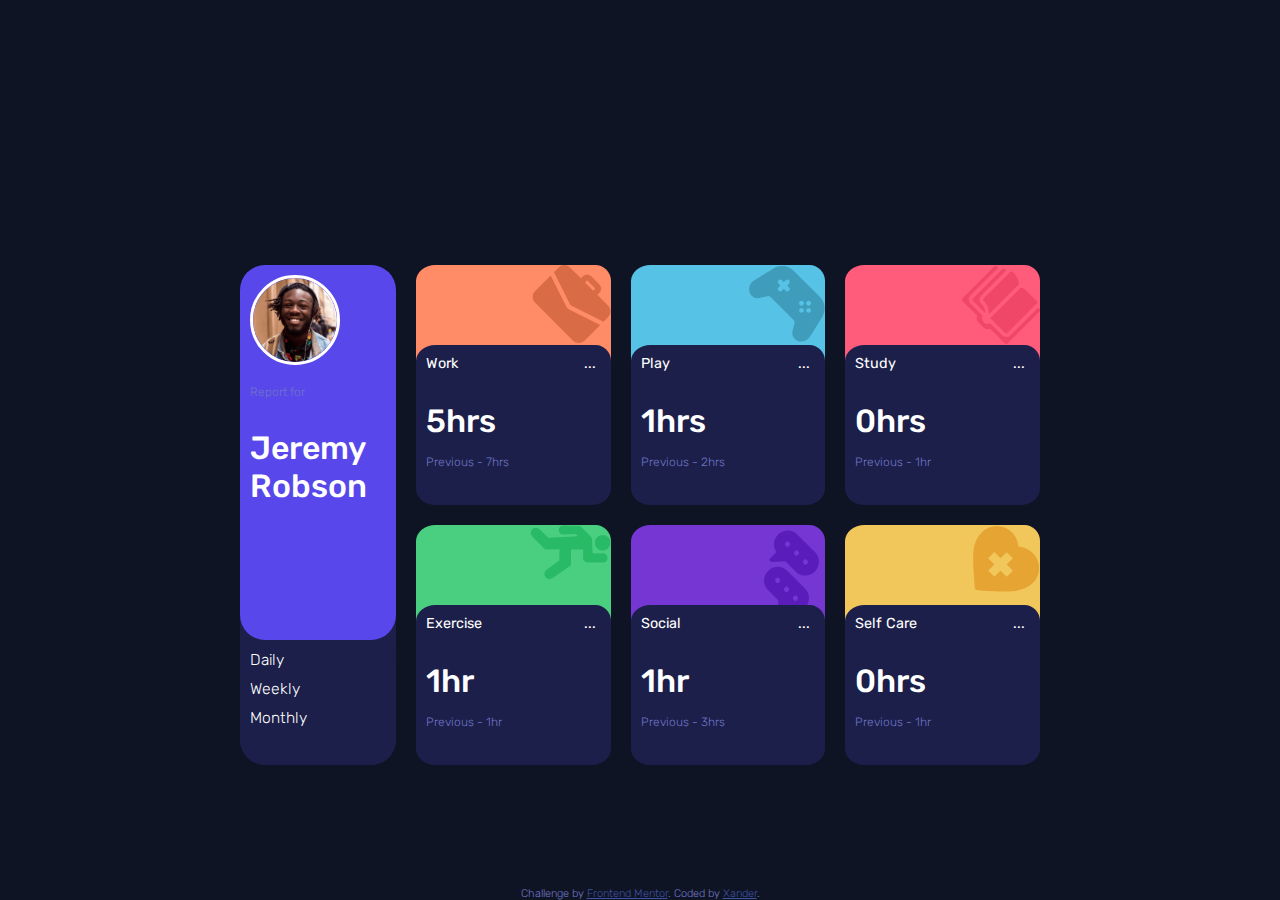
<file: LAB3/index.html>
<!DOCTYPE html>
<html lang="en">
<head>
  <meta charset="UTF-8">
  <meta name="viewport" content="width=device-width, initial-scale=1.0">
  
  <link rel="icon" type="image/png" sizes="32x32" href="./images/favicon-32x32.png">
  <link rel="stylesheet" href="./CSS/main.css">
  
  <title>Frontend Mentor | Time tracking dashboard</title>

  <style>
    .attribution { font-size: 11px; text-align: center; }
    .attribution a { color: hsl(228, 45%, 44%); }
    .attribution{bottom: 0;position: absolute;}
  </style>
</head>
<body>
<main>
  <div class="big-grid"> 
    <div class="main-card">
      <div class="top-main">
        <img src="images/image-jeremy.png" alt="profile pic" class="main-pic">
  Report for
 <h1> Jeremy Robson</h1>
</div>

<div class="bottom-main">
  <ul class="options">
 <li id="daily"> Daily</li>
 <li id="weekly"> Weekly</li>
 <li id="monthly"> Monthly</li>
</ul>
</div>
</div>

<div class="side-cards">
  <div class="smaller-cards">
    <div class="smaller-images1">
      <img src="images/icon-work.svg" alt="" class="svg-images">
    </div>
    <div class="info">
 <h2> Work <span class="ellipsis">...</span></h2>
  <h1 id="work-daily">5hrs </h1>
  Previous -<span id="work-previous"> 7hrs</span>
</div>
</div>
<div class="smaller-cards">
  <div class="smaller-images2">
    <img src="images/icon-play.svg" alt="" class="svg-images">
  </div>
  <div class="info">
  <h2>Play<span class="ellipsis">...</span></h2>
  <h1 id="play-daily">1hrs</h1> 
  Previous - <span id="play-previous">2hrs</span> 
</div>
</div>

<div class="smaller-cards">
  <div class="smaller-images3">
    <img src="images/icon-study.svg" alt="" class="svg-images">
  </div>
  <div class="info">
  <h2 >Study<span class="ellipsis">...</span></h2>
  <h1 id="study-daily">0hrs</h1> 
  Previous - <span id="study-previous">1hr </span>
</div>
</div>

<div class="smaller-cards">
  <div class="smaller-images4">
    <img src="images/icon-exercise.svg" alt="" class="svg-images">
  </div>
  <div class="info">
  <h2 >Exercise<span class="ellipsis">...</span></h2>
  <h1 id="excercise-daily">1hr</h1> 
 Previous - <span id="excercise-previous">1hr</span> 
  
</div>
</div>

<div class="smaller-cards">
  <div class="smaller-images5">
    <img src="images/icon-social.svg" alt="" class="svg-images">
  </div>
  <div class="info">
  <h2>Social<span class="ellipsis">...</span></h2>
  <h1 id="social-daily">1hr</h1> 
  Previous - <span id="social-previous">3hrs </span>
  
</div>
</div>

<div class="smaller-cards">
  <div class="smaller-images6">
    <img src="images/icon-self-care.svg" alt="" class="svg-images">
  </div>
  <div class="info">
  <h2>Self Care<span class="ellipsis">...</span></h2>
  <h1 id="self-daily">0hrs</h1> 
  Previous - <span id="self-previous">1hr</span> 
</div>
</div>

</div>
</div>
<div class="attribution">
  Challenge by <a href="https://www.frontendmentor.io?ref=challenge" target="_blank">Frontend Mentor</a>. 
  Coded by <a href="#">Xander</a>.
</div>
</main>
  <script src="script.js" type="module"></script>
</body>
</html>
</file>
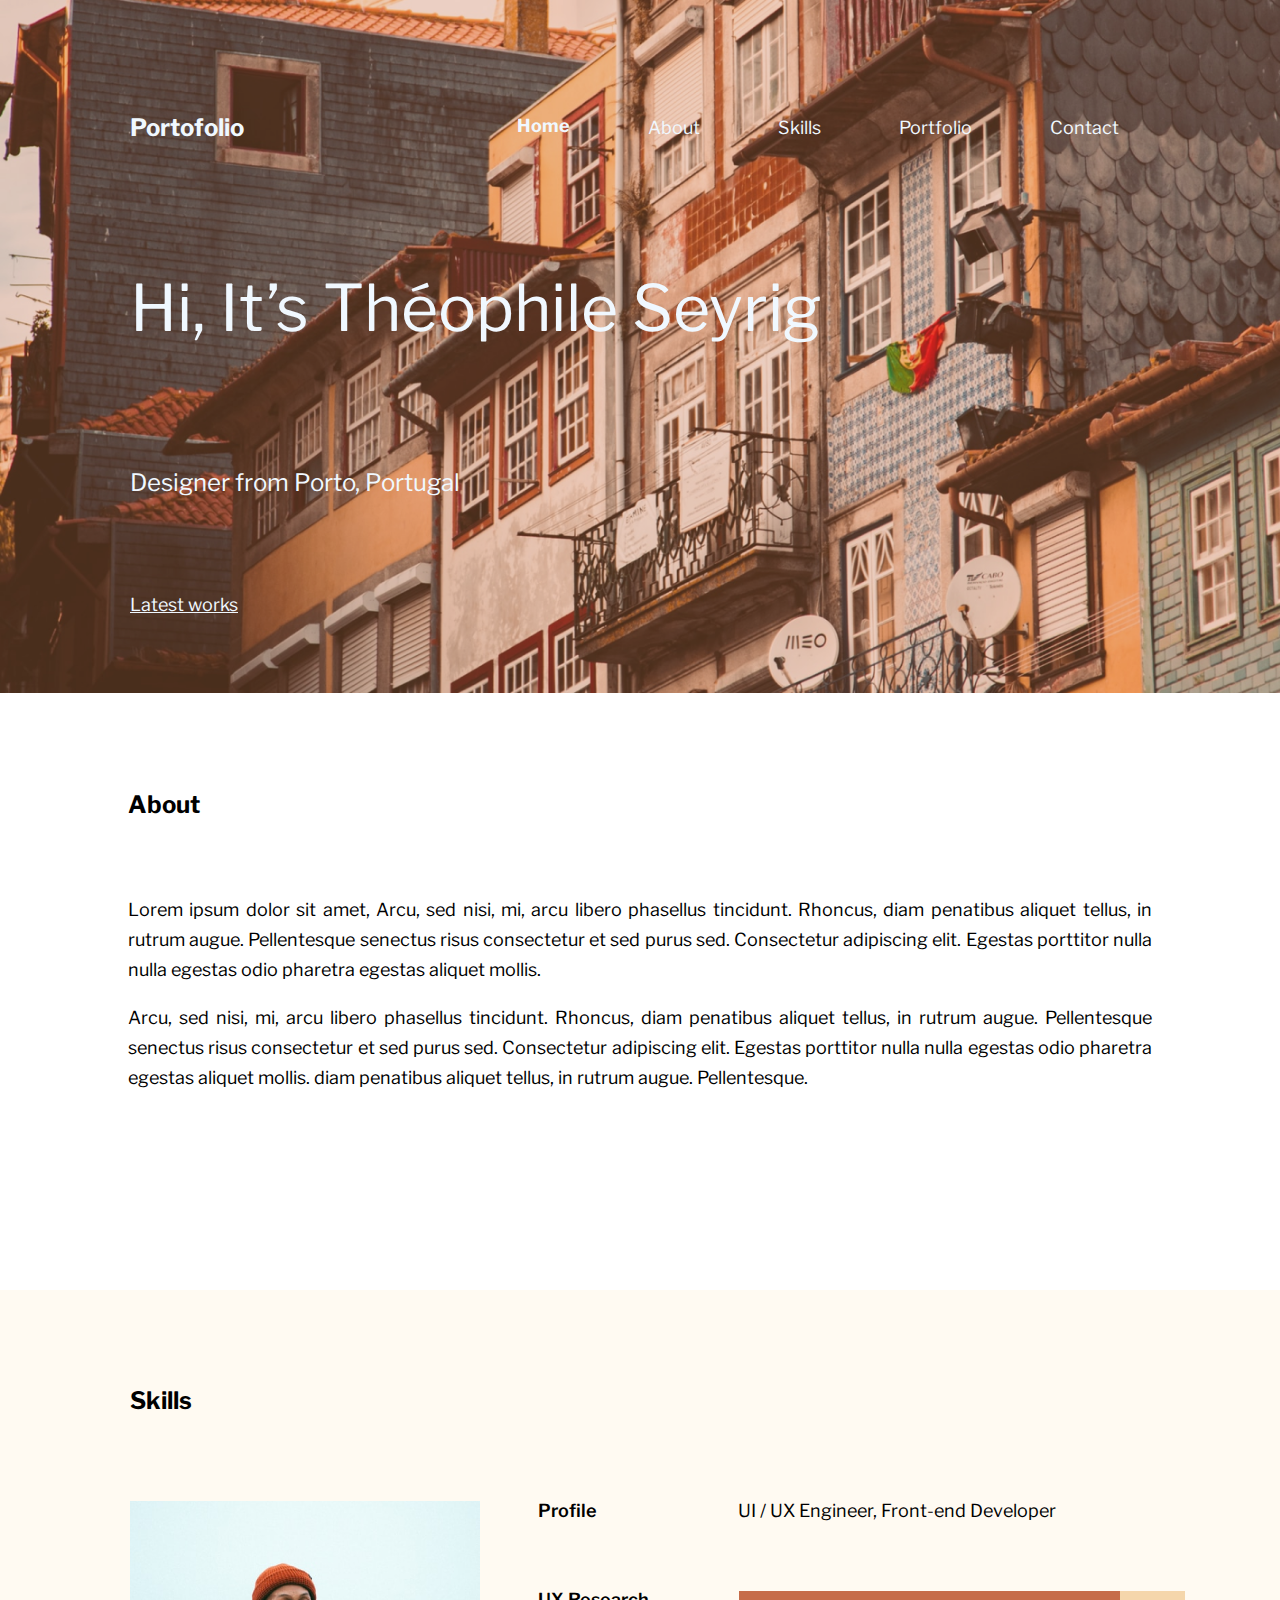
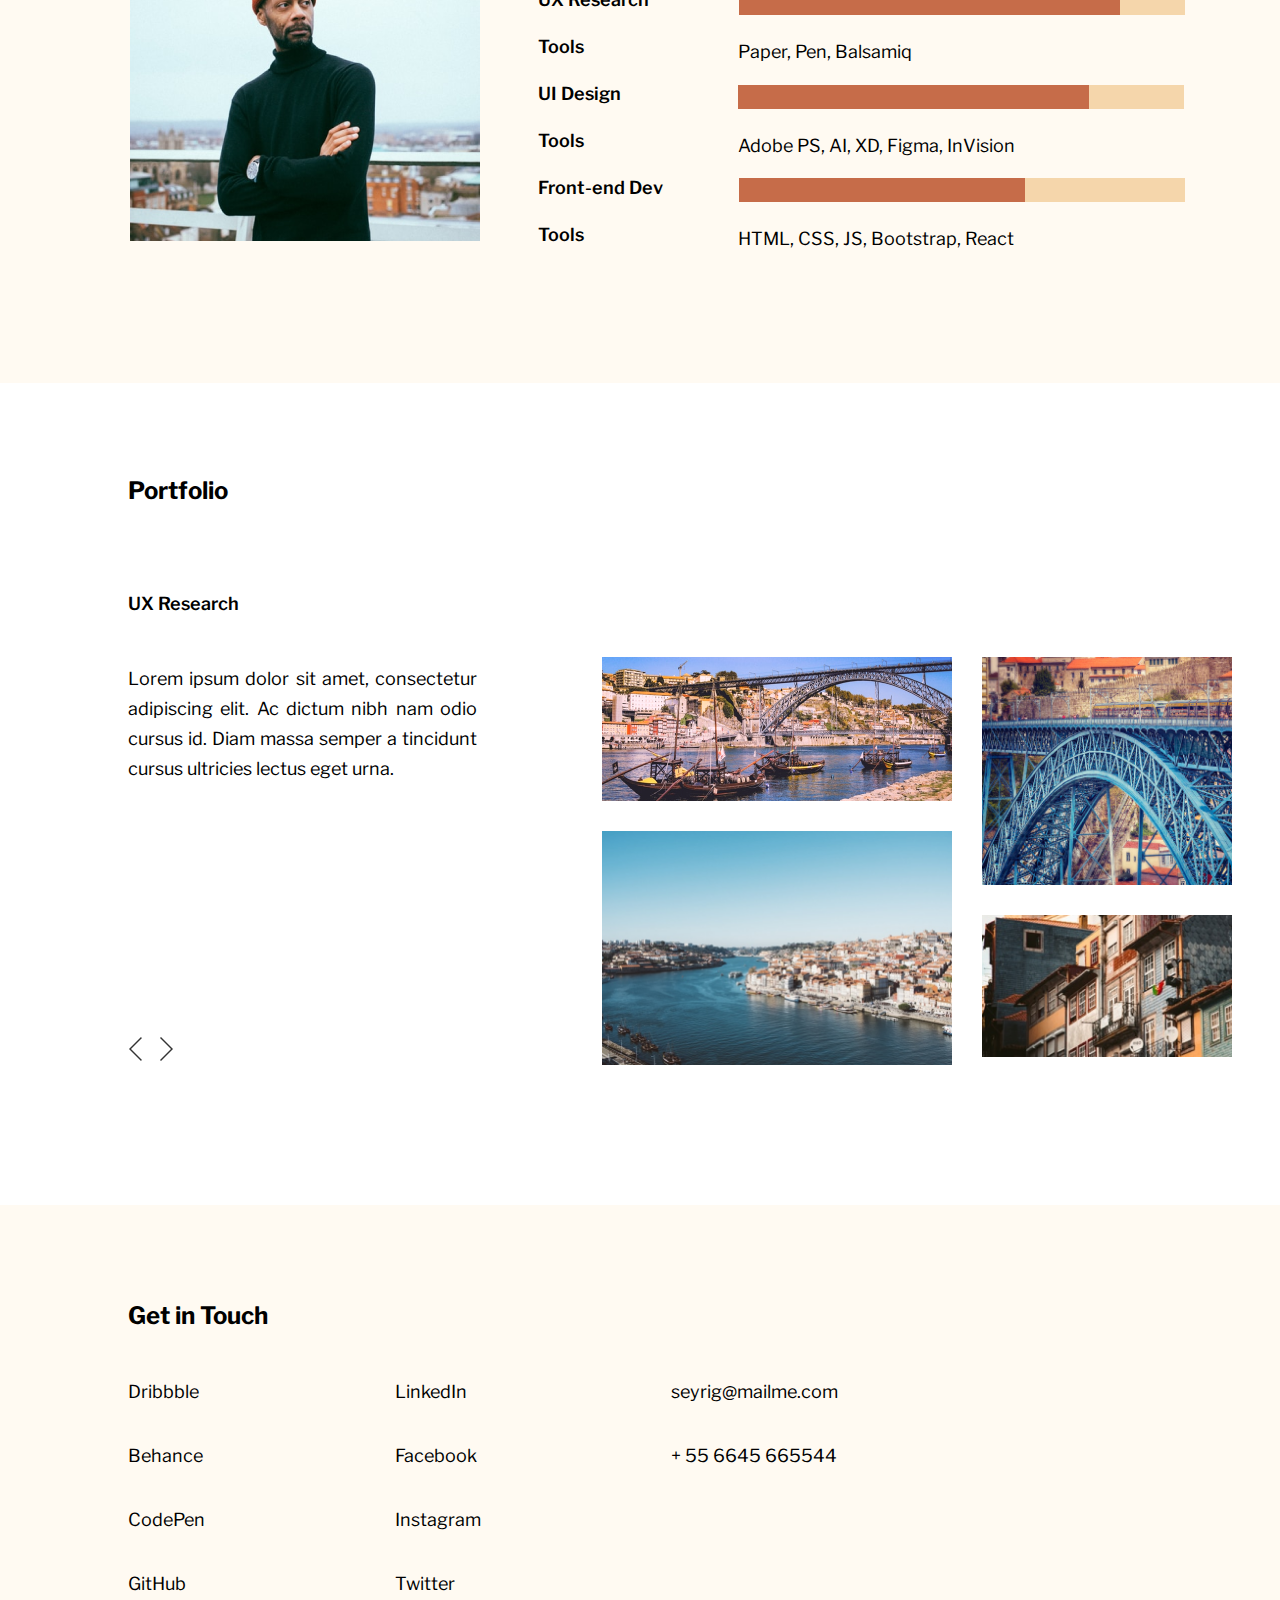
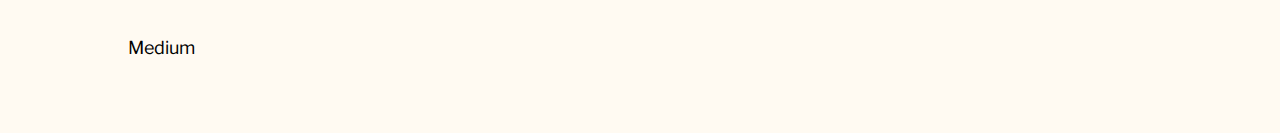
<file: LAB4/index.html>
<!DOCTYPE html>
<html lang="en">
<head>
    <meta charset="UTF-8">
    <meta http-equiv="X-UA-Compatible" content="IE=edge">
    <meta name="viewport" content="width=device-width, initial-scale=1.0">
    <link rel="stylesheet" href="css/main.css">
    <link rel="preconnect" href="https://fonts.googleapis.com">
<link rel="preconnect" href="https://fonts.gstatic.com" crossorigin>
<link href="https://fonts.googleapis.com/css2?family=Libre+Franklin:wght@400;500;600;700&display=swap" rel="stylesheet">
    <title>Сайт Портфоліо</title>
</head>
<body>
    <script>
            /* When the user clicks on the button, 
            toggle between hiding and showing the dropdown content */
            function myFunction() {
                document.getElementById("myDropdown").classList.toggle("show");
            }

            // Close the dropdown if the user clicks outside of it
            window.onclick = function(e) {
            if (!e.target.matches('.nav-img')) {
                var myDropdown = document.getElementById("myDropdown");
                if (myDropdown.classList.contains('show')) {
                    myDropdown.classList.remove('show');
                }
            }
            }
        </script>
    <div class="background">
        <div class="main-page">
            <div class="top">
                <a id="About"></a>
                <div class="top-image">
                    <img class="bgr-image" src="./img/header/bg-image.png" alr="">
                </div>
         

                <div class="head-text">
                    <div class="header">
                        <input type="image" onclick="myFunction()" class="nav-img" src="./img/icons/GlobalNav.svg" alr=""></input>
                        <h3>Portofolio</h3>
                        <h5 class="header-Home">Home</h5>
                        <h4><a href="#About">About</a></h4>
                        <h4><a href="#Skills">Skills</a></h4>
                        <h4><a href="#Portfolio">Portfolio</a></h4>
                        <h4><a href="#Get in Touch">Contact</a></h4>  
                    </div>
                    <div id="myDropdown" class="dropdown-content">
                        <h5 class="header-Home">Home</h5>
                        <h4><a href="#About">About</a></h4>
                        <h4><a href="#Skills">Skills</a></h4>
                        <h4><a href="#Portfolio">Portfolio</a></h4>
                        <h4><a href="#Get in Touch">Contact</a></h4>  
                    </div> 
                    <h1>Hi, It’s Théophile Seyrig</h1>
                    <h2>Designer from Porto, Portugal</h2>
                    <p class="head-text-p">Latest works</p>
                </div>
            </div>
            <div class="about-text">
                <h3><a id="About">About</a></h3>
                <p>Lorem ipsum dolor sit amet, Arcu, sed nisi, mi, arcu libero phasellus tincidunt. Rhoncus, diam penatibus aliquet tellus, in rutrum augue. Pellentesque senectus risus consectetur et sed purus sed. Consectetur adipiscing elit. Egestas porttitor nulla nulla egestas odio pharetra egestas aliquet mollis.</p>
                <p>Arcu, sed nisi, mi, arcu libero phasellus tincidunt. Rhoncus, diam penatibus aliquet tellus, in rutrum augue. Pellentesque senectus risus consectetur et sed purus sed. Consectetur adipiscing elit. Egestas porttitor nulla nulla egestas odio pharetra egestas aliquet mollis. diam penatibus aliquet tellus, in rutrum augue. Pellentesque.</p>

            </div>
            <div class="skills">
                <div class="skills-text">
                    <h2><a id="Skills">Skills</a></h2>
                    <img class="skills-img" src="./img/portfolio/Profile Picture.png" alt="">
                </div>
                <div class="skills-text-1-2">
                <div class="skills-text-1">
                    <div class="st11"><h6 >Profile</h6></div>
                    <h6>UX Research</h6>
                    <h6>Tools</h6>
                    <h6>UI Design</h6>
                    <h6>Tools</h6>
                    <h6>Front-end Dev</h6>
                    <h6>Tools</h6>
                </div>
                <div class="skills-text-2">
                    <div class="st12"><p>UI / UX Engineer, Front-end Developer</p></div>
                    <img class="img-1" src="./img/portfolio/img-1.PNG" alt="">
                    <p>Paper, Pen, Balsamiq</p>
                    <img class="img-2" src="./img/portfolio/img-2.PNG" alt="">
                    <p>Adobe PS, AI, XD, Figma, InVision</p>
                    <img class="img-3" src="./img/portfolio/img-3.PNG" alt="">
                    <p>HTML, CSS, JS, Bootstrap, React</p>
                </div>
            </div>
            </div>
            <div class="portfolio">
                <div class="port-text">
                    <h2><a id="Portfolio">Portfolio</a></h2>
                    <h3>UX Research</h3>
                    <p>Lorem ipsum dolor sit amet, consectetur adipiscing elit. Ac dictum nibh nam odio cursus id. Diam massa semper a tincidunt cursus ultricies lectus eget urna.</p>
                    <img class="port-im-L" src="./img/portfolio/ChevronLeft(E76B).png" alt="">
                    <img class="port-im-2" src="./img/portfolio/ChevronRight(E76C).png" alt="">
                </div>
                <div class="port-img">
                    <div class="dir-rect-1">
                        <img class="rect-1"  src="./img/portfolio/Rectangle.png" alt="">
                        <img class="rect-2" src="./img/portfolio/Rectangle-2.png" alt="">
                    </div>
                    <div class="dir-rect-2">
                        <img class="rect-3" src="./img/portfolio/Mask Group.png" alt="">
                        <img class="rect-4" src="./img/portfolio/Rectangle-1.png" alt="">
                    </div>
                </div>
            </div>
            <div class="getInT">
                <h1 class="getInT-top"><a id="Get in Touch">Get in Touch</a></h1>
                <div class="getInT-main">
                    <div class="getInT-1">
                        <h6>Dribbble</h6>
                        <h6>Behance</h6>
                        <h6>CodePen</h6>
                        <h6>GitHub</h6>
                        <h6>Medium</h6>
                    </div>
                    <div class="getInT-2">
                        <h6>LinkedIn</h6>
                        <h6>Facebook</h6>
                        <h6>Instagram</h6>
                        <h6>Twitter</h6>
                    </div>
                    <div class="getInT-3">
                        <h6>seyrig@mailme.com</h6>
                        <h6>+ 55 6645 665544</h6>
                    </div>
                    <a href="#About"><img class="getInT-up" src="./img/icons/ChevronUp(E70E).png" alt=""></a>
                </div>
            </div>
        </div>
    </div>
</body>
</html>
</file>
<file: LAB3/CSS/main.css>
@import url('https://fonts.googleapis.com/css2?family=Rubik:wght@400;600&display=swap');

*{
    margin: 0;
    padding: 0;
    box-sizing: border-box;
}

body{
    background-color:
    hsl(226, 43%, 10%) ;
    color: hsl(235, 45%, 61%);
    font-family: 'Rubik', sans-serif;
    font-size: 12px;
    font-weight: 300;
    
}
main{
    width: 100vw;
    min-height: 100vh;
    display: flex;
    justify-content: center;
    align-items: center;
    flex-direction: column;
    position: relative;
}
h1, h2{
    color: #fff;
}
h1{
    font-size: 2rem;
    font-weight: 500;
    padding-bottom: 15px;
    padding-top: 30px;
}
h2{
    font-size: 1.2em;
    font-weight: 400;
}

.big-grid{
    display: grid;
    grid-template-columns: 1fr 4fr;
    gap: 20px;
    width: 800px;
    height: 400px;
    margin-top: 30px;
}

.main-card {
    display: grid;
    grid-template-rows: repeat(4,1fr);
    height: 500px;
    border-radius: 10% 8% 10% 10% / 10% 10% 0% 0% ;
    background-color:hsl(235, 46%, 20%)  ;
    border-radius: 25px;
    
    
  }
  .top-main, .bottom-main{
      grid-column: 1/2;
  }
  
.top-main{
    background-color: hsl(246, 80%, 60%);
    grid-row:1 /4;
    padding-top: 20px;
    padding: 10px;
    border-radius:25px;
}

.main-pic{
    height: 90px;
    width: 90px;
    display: block;
    border: #fff solid ;
    border-radius: 50%;
    margin-bottom: 20px;

}

.bottom-main{
    
    background-color:hsl(235, 46%, 20%)  ;
    padding: 10px;
    border-radius: 25px;
    
}
.options{
    border-radius: 25px
}


.side-cards{
    display: grid;
    grid-template-columns: repeat( auto-fit, minmax(30%, 1fr) );
    gap: 20px;
    
}
.smaller-cards{
    
    grid-template-rows: repeat(3,1fr);  
    display: grid;
    position: relative;
    
    
}
.svg-images{
    right: 0;
    display: inline-block;
    position: absolute;
}
.smaller-images1{
  
    background-color: hsl(15, 100%, 70%);
}
.smaller-images2{
    background-color: hsl(195, 74%, 62%);
}
.smaller-images3{
    background-color: hsl(348, 100%, 68%);
}
.smaller-images4{
    background-color: hsl(145, 58%, 55%)
}

.smaller-images5{
    background-color: hsl(264, 64%, 52%);
}
.smaller-images6{
    background-color: hsl(43, 84%, 65%);
}
.smaller-images1,.smaller-images2, .smaller-images3,
.smaller-images4, .smaller-images5, .smaller-images6{
    grid-row: 1/3;
    grid-column: 1/2;
    z-index: 1;
    border-radius: 10% 8% 10% 10% / 10% 10% 0% 0% ;
}


.options{
    list-style: none;
    
}
.options li{
    margin-bottom: 10px;
    cursor: pointer;
    color: #fff;
    font-size: 1.3em;
}
.info{
   
border-radius: 10% 8% 10% 10% / 10% 10% 10% 10% ;
grid-row: 2/4;
grid-column: 1/2;
z-index: 3;
background-color:hsl(235, 46%, 20%);
padding: 10px;
position: relative;
}

.ellipsis{
    position: absolute;
    right: 0;
    padding-right: 15px;
    cursor: pointer;
}


@media screen and (max-width: 480px) {
    .big-grid{
        grid-template-columns: 1fr;
        width: 400px;
    }
    .side-cards{
        grid-template-columns: 1fr;
    }
    .main-card{
        height: 250px;
    }
    h1{
        padding-top: 5px;
    }
    .options{
        display: flex;
        flex-direction: row;
        justify-content: space-evenly;
    }
    .main-pic{
        display: inline-block;
    }
}
</file>
<file: LAB4/css/main.css>
*, *::before, *::after {
    box-sizing: border-box;
}
@media (min-width: 576px)  {
html,
body{
    margin: 0;
    padding: 0;
    min-width: 1200px;
  
}
.header A { 
    text-decoration: none; 
    color: aliceblue;
}
.head-text{
    display: grid;
    position: absolute;
    background: #C66C494D;
    top: 0px;
    left: 0;
    margin: 0;
    padding: 0;
    color: aliceblue;
    width: 100%;
    min-width: 1300px;
    /* height: 20%; */
    height: 693px;

}
.header{
    display: flex;
    margin-top: 93px;
    width: 100%;
    /* max-width: 1440px; */
    min-width: 1300px;
}
.header h4{
    margin-left: 6%;
    font-family: Libre Franklin;
    color: aliceblue;
    font-size: 18px;
    font-style: normal;
    font-weight: 400;
    line-height: 22px;
    letter-spacing: 0em;
    text-align: left;
}

.header h3{
    margin-left: 10%;
    margin-right: 15%;
    margin-top: 20px;
    font-family: Libre Franklin;
    font-size: 24px;
    font-style: normal;
    font-weight: 700;
    line-height: 29px;
    letter-spacing: 0em;
    text-align: left;
    
}
.header-Home{
    font-family: Libre Franklin;
    font-size: 18px;
    font-style: normal;
    font-weight: 700;
    line-height: 22px;
    letter-spacing: 0em;
    text-align: left;
    margin-left: 6%;
    margin-top: 22px;
}


.head-text h1{
    font-family: Libre Franklin;
    font-size: 64px;
    font-style: normal;
    font-weight: 400;
    line-height: 78px;
    letter-spacing: 0em;
    text-align: left; 
    margin-left: 10%;
}
.head-text h2{
    font-family: Libre Franklin;
    font-size: 24px;
    font-style: normal;
    font-weight: 400;
    line-height: 29px;
    letter-spacing: 0em;
    text-align: left;
    margin-left: 10%;
}
.head-text-p{
    font-family: Libre Franklin;
    font-size: 18px;
    font-style: normal;
    font-weight: 400;
    line-height: 22px;
    letter-spacing: 0em;
    text-align: left;
    text-decoration: underline;
    margin-left: 10%;


}
.bgr-image{
    position: relative;
    width: 100%;
    min-width: 1300px;
    top: 0px;
    left: 0;
    margin: 0;
    padding: 0;
    height: 693px;


}
.about-text{
    height: 500px;
    max-width: 1440px;
    margin: 0;
    padding: 0;
}
.about-text h3{
    font-family: Libre Franklin;
    font-size: 24px;
    font-style: normal;
    font-weight: 700;
    line-height: 29px;
    letter-spacing: 0em;
    text-align: left;   
    margin-left: 10%;
    margin-top: 93px;
    margin-bottom: 76px;
}
.about-text p{
    font-family: Libre Franklin;
    font-size: 18px;
    font-style: normal;
    font-weight: 400;
    line-height: 30px;
    letter-spacing: 0em;
    text-align: justified;
    margin-left: 10%;
    margin-right: 10%;
    margin-top: 76;
    margin-bottom: 115;
    text-align: justify;
}
.skills{
    display: flex;
    background: #FFFAF2;
    height: 693px;
    min-width: 1300px;
}
.skills-text{
    font-family: Libre Franklin;
    font-size: 24px;
    font-style: normal;
    font-weight: 700;
    line-height: 29px;
    letter-spacing: 0em;
    text-align: left;
    margin-left: 10%;
}
.skills-img{
    margin: 0;
    margin-top: 86px;
    height: 340px;
    width: 350px;
    border-radius: 0px;

}
.skills-text-1{
    display: grid;
    grid-template-columns: 150px;
    flex-shrink: 0;
    margin: 0;
    margin-left: 10%;
    margin-top: 208px;   
    width: 200px;
    height: 350px;
}
.st11{
    margin-bottom: 42px;
    /* padding-top: 17px; */
    font-family: Libre Franklin;
    font-size: 18px;
    font-style: normal;
    font-weight: 600;
    line-height: 25px;
    letter-spacing: 0em;
    text-align: left;

}
.st12{
    margin-bottom: 68px;
}

.skills-text-1 h6{
    font-family: Libre Franklin;
    font-size: 18px;
    font-style: normal;
    font-weight: 600;
    line-height: 25px;
    letter-spacing: 0em;
    text-align: left;
    padding: 0;
    margin: 0;
    margin-bottom: 22px;

}

.skills-text h2{
    font-family: Libre Franklin;
    font-size: 24px;
    font-style: normal;
    font-weight: 700;
    line-height: 29px;
    letter-spacing: 0em;
    text-align: left;
    margin-top: 96px; 
    margin-bottom: 0;
}
.skills-text-2{

    margin: 0;
    margin-top: 190px;  
    width: 381px;
    height: 350px;
}
.skills-text-2 p{
    font-family: Libre Franklin;
    font-size: 18px;
    font-style: normal;
    font-weight: 400;
    line-height: 25px;
    letter-spacing: 0em;
    text-align: left;
    margin-bottom: 20px;
}
.portfolio{
    height: 822px;
    width: 1400;
    padding-left: 10%;
    padding-right: 10%;
    padding-top: 0;
    display: flex;
}
.portfolio h2{
    font-family: Libre Franklin;
    font-size: 24px;
    font-style: normal;
    font-weight: 700;
    line-height: 29px;
    letter-spacing: 0em;
    text-align: left;  
    margin-top: 93px;  
    margin-bottom: 86px;
    border-radius: nullpx;

}
.portfolio h3{
    font-family: Libre Franklin;
    font-size: 18px;
    font-style: normal;
    font-weight: 600;
    line-height: 25px;
    letter-spacing: 0em;
    text-align: left;
    margin-bottom: 48px;
    border-radius: nullpx;
}
.portfolio p{
    font-family: Libre Franklin;
    font-size: 18px;
    font-style: normal;
    font-weight: 400;
    line-height: 30px;
    letter-spacing: 0em;
    text-align: justify;
    border-radius: nullpx;
    width: 349px;
}
.port-text{
    width: 350px;
    margin-right: 125px;
}
.port-text img{
    margin-top: 235px;
}
.port-im-L{
    margin-right: 14px;
}
.dir-rect-1{
    margin-right: 30px;
}
.rect-1{
    width: 350px;
    margin-bottom: 26px;    
} 
.rect-2{
    width: 350px; 
} 
.rect-3{
    width: 250px; 
    margin-bottom: 26px; 
} 
.rect-4{
    width: 250px;
} 
.port-img{
    display: flex;
    height: 500px;
    width: 635px;
    /* padding-top: 10%; */
    margin-top: 274px;
}
.getInT{
    min-width: 1300px;
    height: 528px;
    background-color: #FFFAF2;
    padding-left: 10%;
    padding-right: 20%;
    padding-bottom: 190px;
    padding-top: 96px;
    
}

.getInT-top{
    font-family: Libre Franklin;
    font-size: 24px;
    font-style: normal;
    font-weight: 700;
    line-height: 29px;
    letter-spacing: 0em;
    text-align: left;    
    height: 29px;
    width: 143px;
    margin: 0;

}
.getInT-main{
    display: flex;
    justify-content: space-between;
    padding: 0;
    margin-top: 51px;
    height: 166px;
    max-width: 900px;

}
.getInT-main h6{
    font-family: Libre Franklin;
    font-size: 18px;
    font-style: normal;
    font-weight: 400;
    line-height: 22px;
    letter-spacing: 0em;
    text-align: left;
    margin-top: 0;
}
.nav-img{
    display: none;
}
.skills-text-1-2{
    display: flex;
}
.getInT-up{
    display: none;
}
.dropdown-content{
    display: none;
}
}
/* -------------------------------------------------------- */
/* -------------------------------------------------------- */
/* -------------------------------------------------------- */
/* -------------------------------------------------------- */
/* -------------------------------------------------------- */
/* -------------------------------------------------------- */

@media (max-width: 575px)   {

    html,
    body{
    padding: 0;
    margin: 0;
    min-width: 575px;
    max-width: 575px;

    }
    .main-page{
        padding: 0;
        margin: 0;

    }

    .header a { 
        display: none;
        text-decoration: none; 
        color: aliceblue;
    }
    .head-text{
        display: grid;
        align-items:flex-start;
        justify-items: center;
        min-width: 575px;
        position: absolute;
        background: #C66C494D;
        top: 0px;
        left: 0;
        margin: 0;
        padding: 0;
        color: aliceblue;
        width: 100%;
        /* height: 20%; */
        height: 275px;
    }
    .top-image{
        display: flex;
        margin: 0;  
        padding: 0;
    }
    .header{
        display: flex;
        margin-top: 39px;
        width: 100%;
        flex-direction: row;
        align-items: center;
        justify-content: space-between;
        margin: 0;
        padding: 0;
    }
    .header h3{
        
        font-family: Libre Franklin;
        font-size: 24px;
        font-style: normal;
        font-weight: 700;
        line-height: 29px;
        letter-spacing: 0em;
        text-align: left;
margin-left: 40px;
        
    }
    .nav-img{
        margin-right: 70px;
        margin-left: 34px;
        height: 24px;
        width: 24px;
        border-radius: nullpx;
    }
    .header-Home{
        display: none;
    }
    .nav-img:hover .header-Home{
        display: block;
    }
    .nav-img:hover .header h4{
        display: block;
    }
    .dropdown-content{
        display: none;
        margin-top: 40px;
        margin-right: 450px;
        position: absolute;
        background: none;

    }
    .dropdown-content a {
        margin-left: 6%;
        font-family: Libre Franklin;
        color: aliceblue;
        font-size: 18px;
        font-style: normal;
        font-weight: 400;
        line-height: 22px;
        letter-spacing: 0em;
        text-align: left;
    }

    .head-text h1{
        font-family: Libre Franklin;
        font-size: 20px;
        font-style: normal;
        font-weight: 400;
        line-height: 24px;
        letter-spacing: 0em;
        text-align: left;
        

    }
    .head-text h2{
        font-family: Libre Franklin;
        font-size: 13px;
        font-style: normal;
        font-weight: 400;
        line-height: 16px;
        letter-spacing: 0em;
        text-align: left;
        
    }
    .head-text-p{
        font-family: Libre Franklin;
        font-size: 13px;
        font-style: normal;
        font-weight: 400;
        line-height: 16px;
        letter-spacing: 0em;
        text-align: left;
        text-decoration: underline;
    }
    .bgr-image{
        position: relative;
        width: 100%;
        top: 0px;
        left: 0;
        margin: 0;
        padding: 0;
        height: 275px;
    }
    .about-text{
        display: grid;
        align-items:flex-start;
        justify-items: center;
        min-width: 575px;
        padding-bottom: 15px;
        height: 293px;
        padding-left: 20px;
        padding-right: 20px;
        text-align:justify;
    }
    .about-text h3{
        font-family: Libre Franklin;
        font-size: 24px;
        font-style: normal;
        font-weight: 600;
        line-height: 29px;
        letter-spacing: 0em;
        text-align: left;
        
    }
    .about-text p{
        font-family: Libre Franklin;
        font-size: 12px;
        font-style: normal;
        font-weight: 400;
        line-height: 15px;
        letter-spacing: 0em;
        text-align: justified;
    }
    .skills{
        display: grid;
        align-items:flex-start;
        justify-items: center;
        background: #FFFAF2;
        height: 617px;
    }
    .skills-text{
        display: grid;
        justify-items: center;
        font-family: Libre Franklin;
        font-size: 24px;
        font-style: normal;
        font-weight: 600;
        line-height: 29px;
        letter-spacing: 0em;
        text-align: left;
        padding-top: 25px;
    }
    .skills-img{
        margin: 0;
        padding-top: 25px;
        height: 224px;
        width: 218px;
        border-radius: 0px;
    }
    .skills-text-1-2{
        display: flex;
    }
    .skills-text-1{
        display: grid;
        grid-template-columns: 150px;
        flex-shrink: 0;
        margin: 0;
        width: 100px;
        height: 150px;
    }
    .st11{
        font-family: Libre Franklin;
        font-size: 12px;
        font-style: normal;
        font-weight: 600;
        line-height: 25px;
        letter-spacing: 0em;
        text-align: left;
        margin-top: 12px;
        /* margin-bottom: 8px; */
    }
    .skills-text-1 h6{
        font-family: Libre Franklin;
        font-size: 12px;
        font-style: normal;
        font-weight: 600;
        line-height: 25px;
        letter-spacing: 0em;
        text-align: left;
        margin: 0;
        margin-bottom: 9px;
    }
    .skills-text h2{
        font-family: Libre Franklin;
        font-size: 24px;
        font-style: normal;
        font-weight: 700;
        line-height: 29px;
        letter-spacing: 0em;
        text-align: left;
        /* margin-top: 96px;  */
        margin: 0;
    }
    .skills-text-2{
        margin: 0;
        width: 211px;
        height: 280px;
    }
    .skills-text-2 img{
        width: 211px;
        height: 18px;
    }
    .skills-text-2 p{
        font-family: Libre Franklin;
        font-size: 12px;
        font-style: normal;
        font-weight: 400;
        line-height: 25px;
        letter-spacing: 0em;
        text-align: left;
        margin-top: 10px;
    }
    .portfolio{
        display: grid;
        align-items:flex-start;
        justify-items: center;
        grid-auto-rows: 170px 240px;
        min-width: 575px;
        height: 454px;
        width: 575px;
        padding-top: 0;
    }
    .portfolio h2{
        font-family: Libre Franklin;
        font-size: 24px;
        font-style: normal;
        font-weight: 600;
        line-height: 29px;
        letter-spacing: 0em;
        text-align: left;
        margin-bottom: 10px;
    }
    .portfolio h3{
        font-family: Libre Franklin;
        font-size: 14px;
        font-style: normal;
        font-weight: 500;
        line-height: 25px;
        letter-spacing: 0em;
        text-align: left;
    }
    .portfolio p{
        font-family: Libre Franklin;
        font-size: 12px;
        font-style: normal;
        font-weight: 400;
        line-height: 15px;
        letter-spacing: 0em;
        text-align: center;    
    }
    .port-text{
        width: 575px;
        display: grid;
        align-items:flex-start;
        justify-items: center;
        min-width: 575px;
        padding-left: 20px;
        padding-right: 20px;
    }
    .port-text img{
        margin-top: 25px;
    }
    .port-im-L{
        display: none;
        margin-right: 14px;
    }
    .port-im-2{
        display: none;
        margin-right: 14px;
    }
    .dir-rect-1{
        margin-right: 14px;
        width: 170px;
    }
    .dir-rect-2{
        width: 124px; 
    }
    .rect-1{
        width: 170px;
        margin-bottom: 12px;    
    } 
    .rect-2{
        width: 170px; 
    } 
    .rect-3{
        width: 124px; 
        margin-bottom: 12px; 
    } 
    .rect-4{
        width: 124px;
    } 
    .port-img{
        display: flex;
        justify-content: center;
        height: 200px;
        width: 575px;
        margin-top: 24px;
    }
    .getInT{
        display: grid;
        align-items:flex-start;
        justify-items: center;
        grid-auto-rows: 60px 250px ;
        min-width: 575px;
        height: 360px;
        background-color: #FFFAF2;
        padding-left: 42px;
        padding-top: 16px;
    }

    .getInT-top{
        font-family: Libre Franklin;
        font-size: 24px;
        font-style: normal;
        font-weight: 600;
        line-height: 29px;
        letter-spacing: 0em;
        text-align: left;
    }
    .getInT-main{
        display: flex;
        flex-wrap: wrap;
        justify-content: space-between;
        padding: 0;
        margin: 0;
        height: 166px;
    }
    .getInT-2{
        padding-right: 80px;
    }
    .getInT-main h6{
        font-family: Libre Franklin;
        font-size: 14px;
        font-style: normal;
        font-weight: 400;
        line-height: 17px;
        letter-spacing: 0em;
        text-align: left;
        margin: 16px;
    }
    .getInT-up{
        height: 15px;
        width: 24px;
        margin-right: 32px;
        margin-top: 150px;
        border-radius: nullpx;
    }
    .show {display: block;}
    
}
</file>
